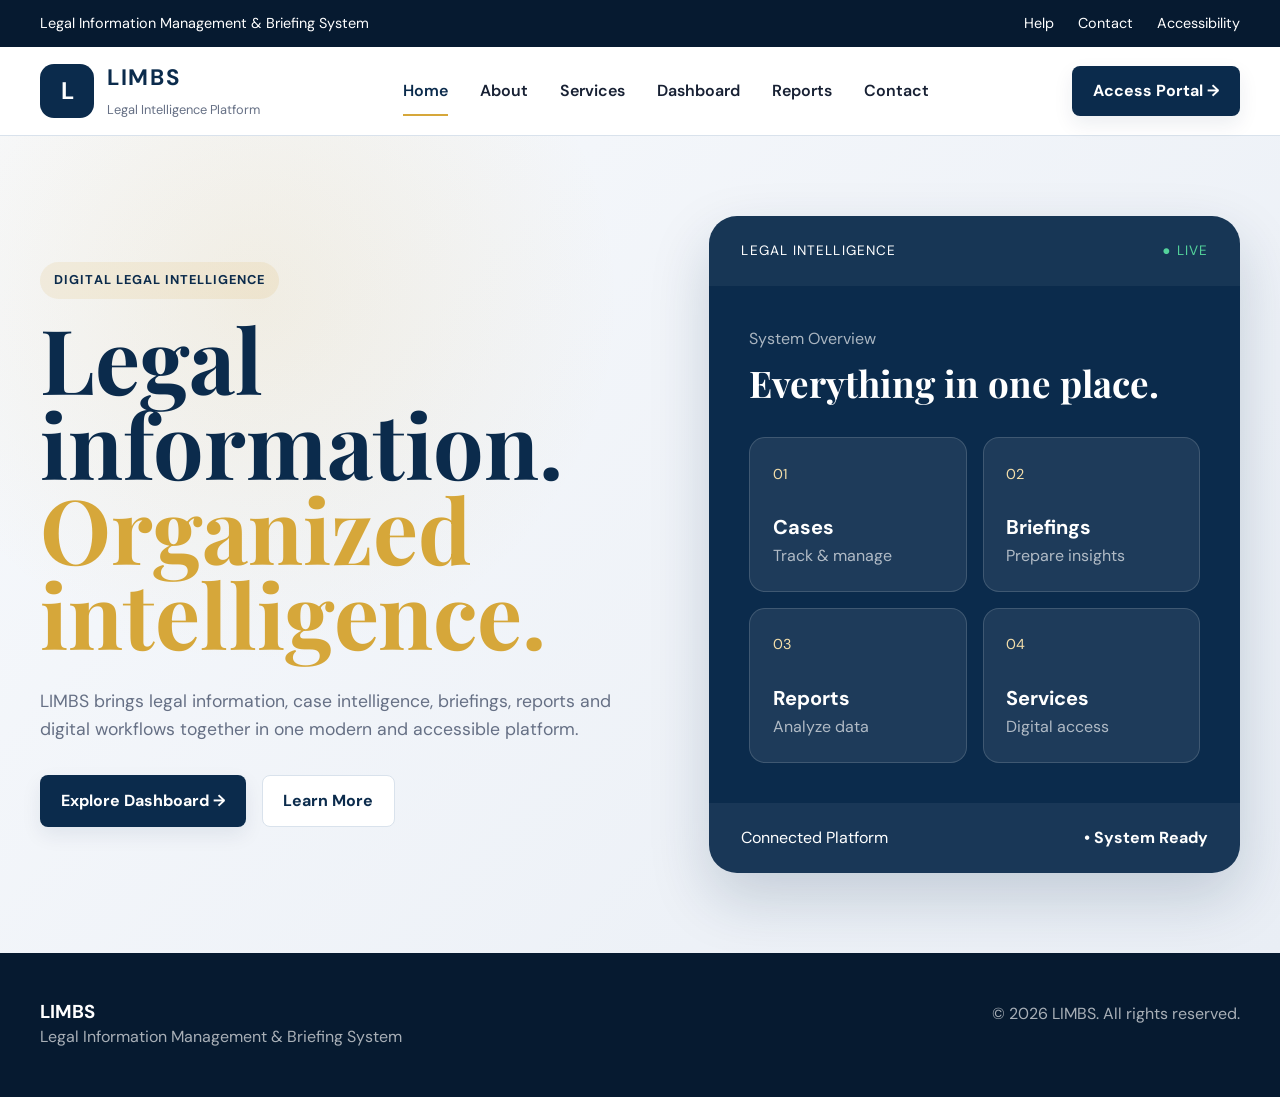
<file: index.html>
<!DOCTYPE html>
<html lang="en">

<head>
    <meta charset="UTF-8">
    <meta name="viewport" content="width=device-width, initial-scale=1.0">

    <title>LIMBS | Legal Information Management & Briefing System</title>

    <link rel="stylesheet" href="/css/reset.css">
    <link rel="stylesheet" href="/css/variables.css">
    <link rel="stylesheet" href="/css/main.css">
    <link rel="stylesheet" href="/css/layout.css">
    <link rel="stylesheet" href="/css/components.css">
    <link rel="stylesheet" href="/css/responsive.css">
</head>

<body>

    <!-- TOP BAR -->
    <div class="topbar">
        <div class="container topbar-content">
            <span>Legal Information Management & Briefing System</span>

            <div class="topbar-links">
                <a href="/pages/contact.html">Help</a>
                <a href="/pages/contact.html">Contact</a>
                <a href="/pages/about.html">Accessibility</a>
            </div>
        </div>
    </div>


    <!-- HEADER -->
    <header class="site-header">
        <div class="container navbar">

            <a href="/index.html" class="logo">
                <div class="logo-icon">L</div>

                <div class="logo-text">
                    <strong>LIMBS</strong>
                    <span>Legal Intelligence Platform</span>
                </div>
            </a>

            <nav class="nav-links">
                <a class="active" href="/index.html">Home</a>
                <a href="/pages/about.html">About</a>
                <a href="/pages/services.html">Services</a>
                <a href="/pages/dashboard.html">Dashboard</a>
                <a href="/pages/reports.html">Reports</a>
                <a href="/pages/contact.html">Contact</a>
            </nav>

            <a href="/pages/dashboard.html" class="btn btn--primary">
                Access Portal →
            </a>

        </div>
    </header>


    <!-- HERO -->
    <main>
        <section class="hero">

            <div class="container hero-grid">

                <div class="hero-content">

                    <span class="section-label">
                        Digital Legal Intelligence
                    </span>

                    <h1 class="hero-title">
                        Legal
                        <br>
                        information.
                        <span>Organized intelligence.</span>
                    </h1>

                    <p class="hero-description">
                        LIMBS brings legal information, case intelligence,
                        briefings, reports and digital workflows together
                        in one modern and accessible platform.
                    </p>

                    <div class="hero-actions">
                        <a href="/pages/dashboard.html"
                           class="btn btn--primary">
                            Explore Dashboard →
                        </a>

                        <a href="/pages/about.html"
                           class="btn btn--secondary">
                            Learn More
                        </a>
                    </div>

                </div>


                <!-- RIGHT PANEL -->
                <div class="intelligence-panel">

                    <div class="panel-header">
                        <span>LEGAL INTELLIGENCE</span>
                        <span class="live-status">● LIVE</span>
                    </div>

                    <div class="panel-body">

                        <p class="panel-subtitle">
                            System Overview
                        </p>

                        <h2 class="panel-title">
                            Everything in one place.
                        </h2>

                        <div class="panel-grid">

                            <div class="panel-card">
                                <span class="panel-number">01</span>
                                <h3>Cases</h3>
                                <p>Track & manage</p>
                            </div>

                            <div class="panel-card">
                                <span class="panel-number">02</span>
                                <h3>Briefings</h3>
                                <p>Prepare insights</p>
                            </div>

                            <div class="panel-card">
                                <span class="panel-number">03</span>
                                <h3>Reports</h3>
                                <p>Analyze data</p>
                            </div>

                            <div class="panel-card">
                                <span class="panel-number">04</span>
                                <h3>Services</h3>
                                <p>Digital access</p>
                            </div>

                        </div>

                    </div>

                    <div class="panel-footer">
                        <span>Connected Platform</span>
                        <strong>• System Ready</strong>
                    </div>

                </div>

            </div>

        </section>
    </main>


    <!-- FOOTER -->
    <footer class="site-footer">

        <div class="container footer-content">
            <div>
                <h3>LIMBS</h3>
                <p>Legal Information Management & Briefing System</p>
            </div>

            <p>© 2026 LIMBS. All rights reserved.</p>
        </div>

    </footer>

</body>
</html>
</file>
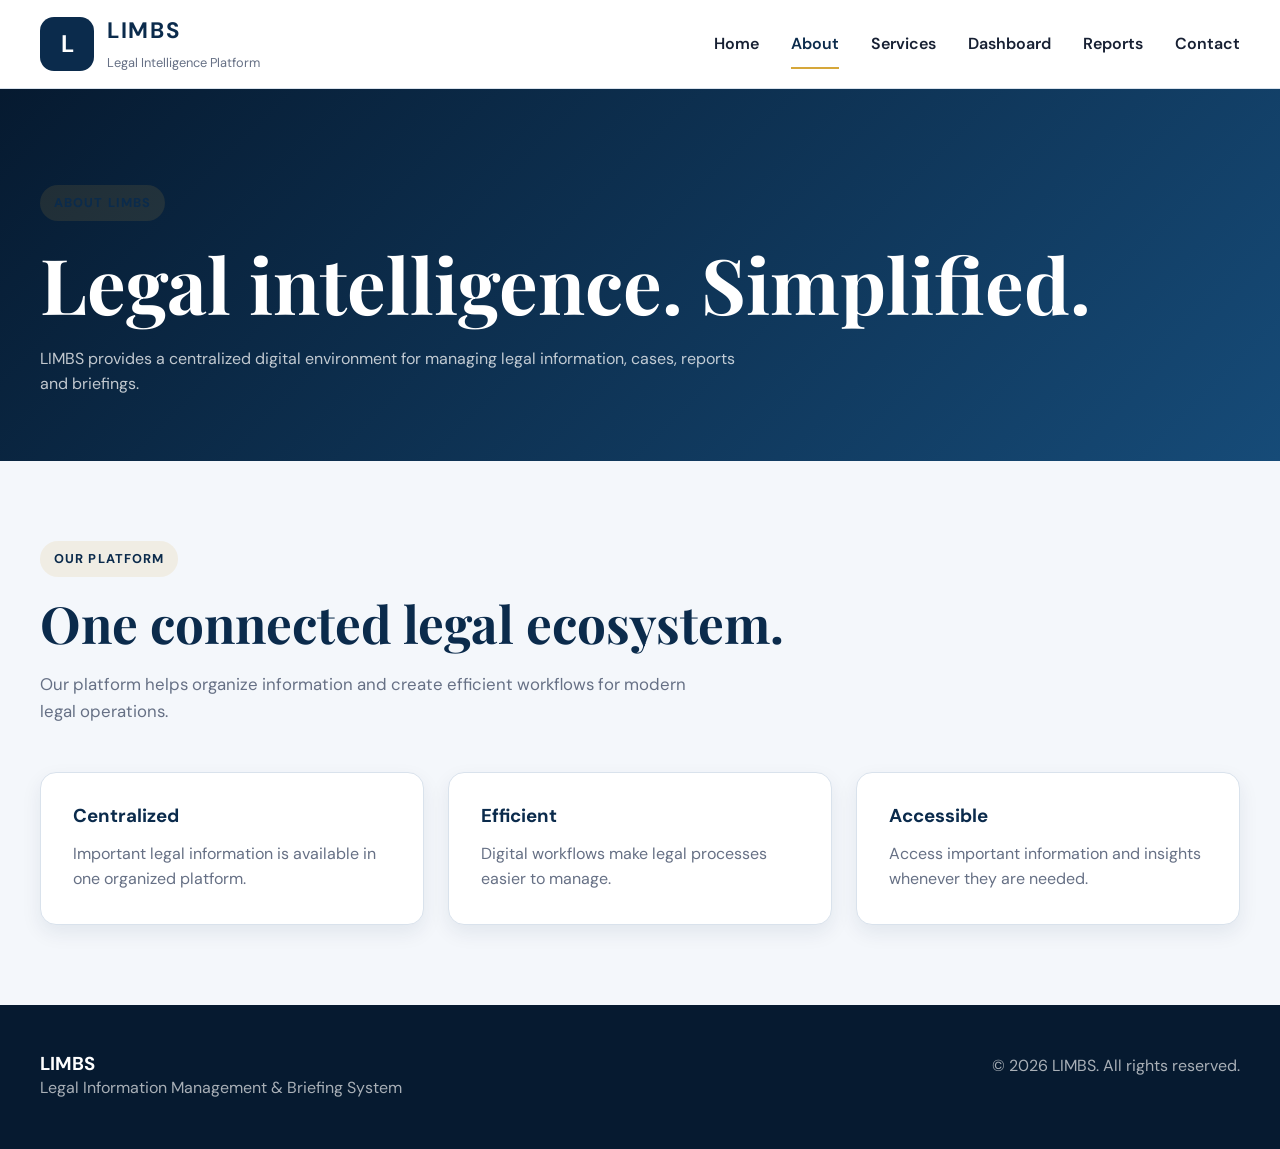
<file: pages/about.html>
<!DOCTYPE html>
<html lang="en">

<head>
    <meta charset="UTF-8">
    <meta name="viewport" content="width=device-width, initial-scale=1.0">

    <title>About LIMBS</title>

    <link rel="stylesheet" href="/css/reset.css">
    <link rel="stylesheet" href="/css/variables.css">
    <link rel="stylesheet" href="/css/main.css">
    <link rel="stylesheet" href="/css/layout.css">
    <link rel="stylesheet" href="/css/components.css">
    <link rel="stylesheet" href="/css/responsive.css">
</head>

<body>

    <header class="site-header">
        <div class="container navbar">

            <a href="/index.html" class="logo">
                <div class="logo-icon">L</div>

                <div class="logo-text">
                    <strong>LIMBS</strong>
                    <span>Legal Intelligence Platform</span>
                </div>
            </a>

            <nav class="nav-links">
                <a href="/index.html">Home</a>
                <a class="active" href="/pages/about.html">About</a>
                <a href="/pages/services.html">Services</a>
                <a href="/pages/dashboard.html">Dashboard</a>
                <a href="/pages/reports.html">Reports</a>
                <a href="/pages/contact.html">Contact</a>
            </nav>

        </div>
    </header>

    <main>

        <section class="page-hero">
            <div class="container">
                <span class="section-label">About LIMBS</span>

                <h1>Legal intelligence. Simplified.</h1>

                <p>
                    LIMBS provides a centralized digital environment for
                    managing legal information, cases, reports and briefings.
                </p>
            </div>
        </section>

        <section class="page-section">
            <div class="container">

                <span class="section-label">Our Platform</span>

                <h2 class="section-title">
                    One connected legal ecosystem.
                </h2>

                <p class="section-description">
                    Our platform helps organize information and create
                    efficient workflows for modern legal operations.
                </p>

                <div class="cards-grid" style="margin-top: 3rem;">

                    <div class="content-card">
                        <h3>Centralized</h3>
                        <p>
                            Important legal information is available
                            in one organized platform.
                        </p>
                    </div>

                    <div class="content-card">
                        <h3>Efficient</h3>
                        <p>
                            Digital workflows make legal processes
                            easier to manage.
                        </p>
                    </div>

                    <div class="content-card">
                        <h3>Accessible</h3>
                        <p>
                            Access important information and insights
                            whenever they are needed.
                        </p>
                    </div>

                </div>

            </div>
        </section>

    </main>

    <footer class="site-footer">
        <div class="container footer-content">
            <div>
                <h3>LIMBS</h3>
                <p>Legal Information Management & Briefing System</p>
            </div>

            <p>© 2026 LIMBS. All rights reserved.</p>
        </div>
    </footer>

</body>
</html>
</file>
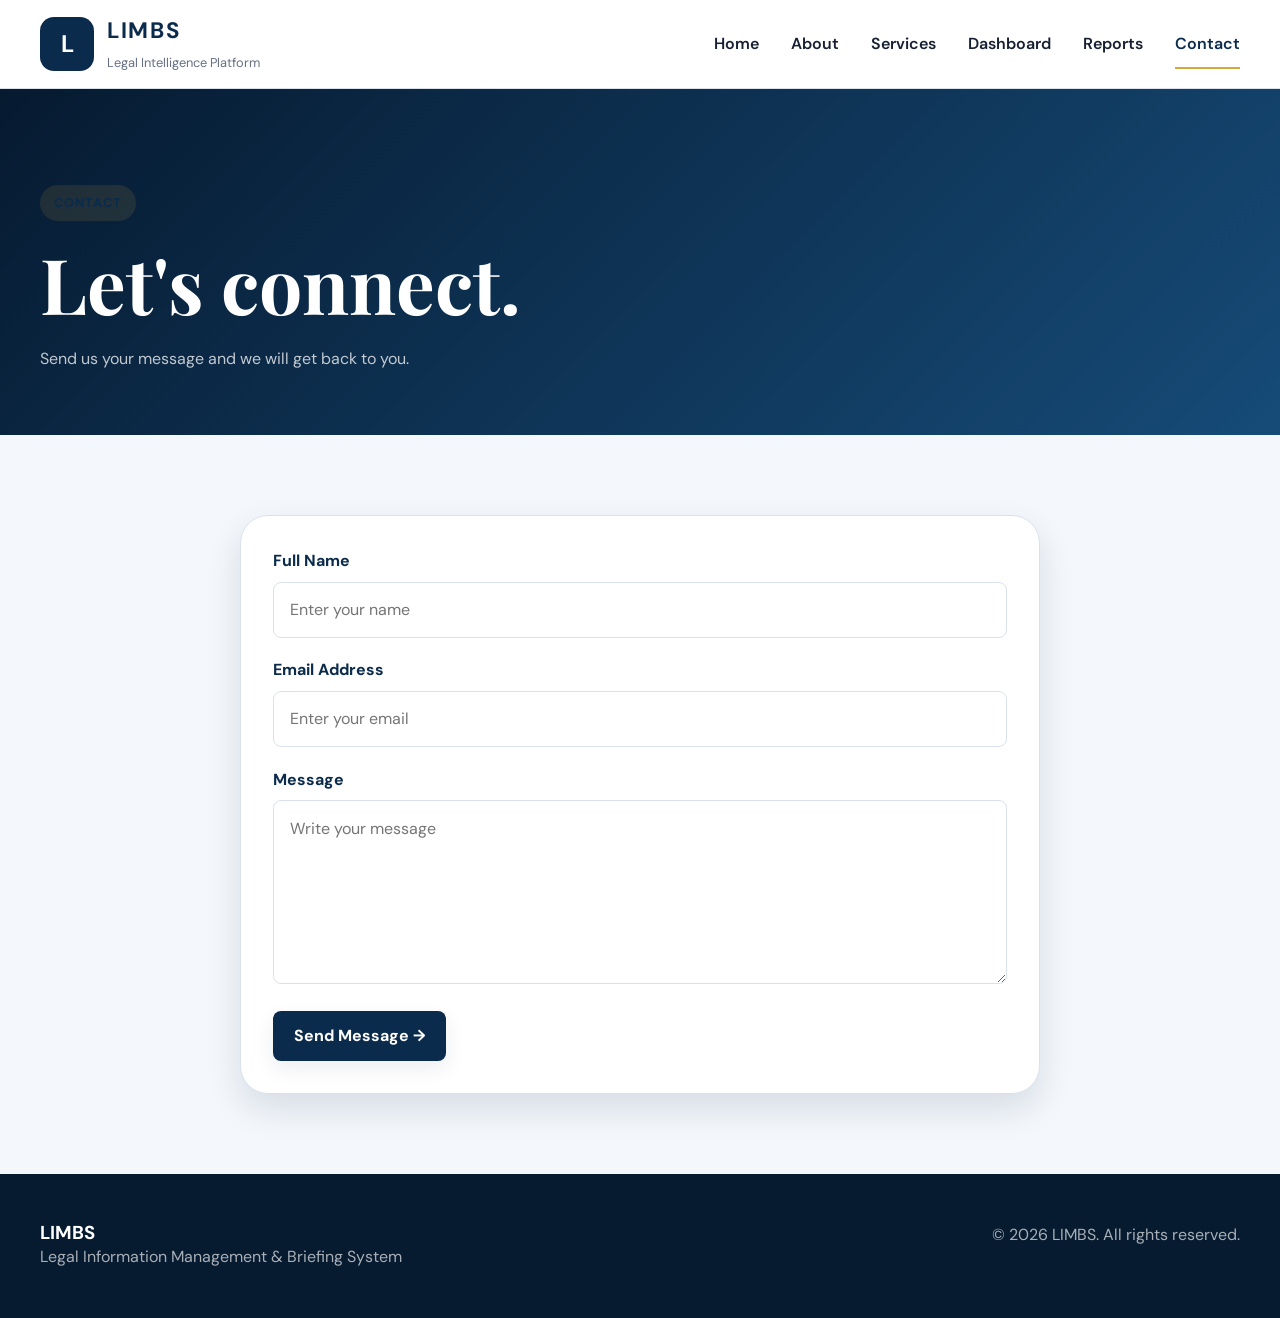
<file: pages/contact.html>
<!DOCTYPE html>
<html lang="en">

<head>
    <meta charset="UTF-8">
    <meta name="viewport" content="width=device-width, initial-scale=1.0">

    <title>Contact | LIMBS</title>

    <link rel="stylesheet" href="/css/reset.css">
    <link rel="stylesheet" href="/css/variables.css">
    <link rel="stylesheet" href="/css/main.css">
    <link rel="stylesheet" href="/css/layout.css">
    <link rel="stylesheet" href="/css/components.css">
    <link rel="stylesheet" href="/css/responsive.css">
</head>

<body>

    <header class="site-header">
        <div class="container navbar">

            <a href="/index.html" class="logo">
                <div class="logo-icon">L</div>

                <div class="logo-text">
                    <strong>LIMBS</strong>
                    <span>Legal Intelligence Platform</span>
                </div>
            </a>

            <nav class="nav-links">
                <a href="/index.html">Home</a>
                <a href="/pages/about.html">About</a>
                <a href="/pages/services.html">Services</a>
                <a href="/pages/dashboard.html">Dashboard</a>
                <a href="/pages/reports.html">Reports</a>
                <a class="active" href="/pages/contact.html">Contact</a>
            </nav>

        </div>
    </header>

    <main>

        <section class="page-hero">
            <div class="container">
                <span class="section-label">Contact</span>

                <h1>Let's connect.</h1>

                <p>
                    Send us your message and we will get back to you.
                </p>
            </div>
        </section>

        <section class="page-section">
            <div class="container">

                <form class="form-card">

                    <div class="form-group">
                        <label for="name">Full Name</label>
                        <input
                            type="text"
                            id="name"
                            placeholder="Enter your name"
                        >
                    </div>

                    <div class="form-group">
                        <label for="email">Email Address</label>
                        <input
                            type="email"
                            id="email"
                            placeholder="Enter your email"
                        >
                    </div>

                    <div class="form-group">
                        <label for="message">Message</label>
                        <textarea
                            id="message"
                            rows="6"
                            placeholder="Write your message"
                        ></textarea>
                    </div>

                    <button type="submit" class="btn btn--primary">
                        Send Message →
                    </button>

                </form>

            </div>
        </section>

    </main>

    <footer class="site-footer">
        <div class="container footer-content">
            <div>
                <h3>LIMBS</h3>
                <p>Legal Information Management & Briefing System</p>
            </div>

            <p>© 2026 LIMBS. All rights reserved.</p>
        </div>
    </footer>

</body>
</html>
</file>
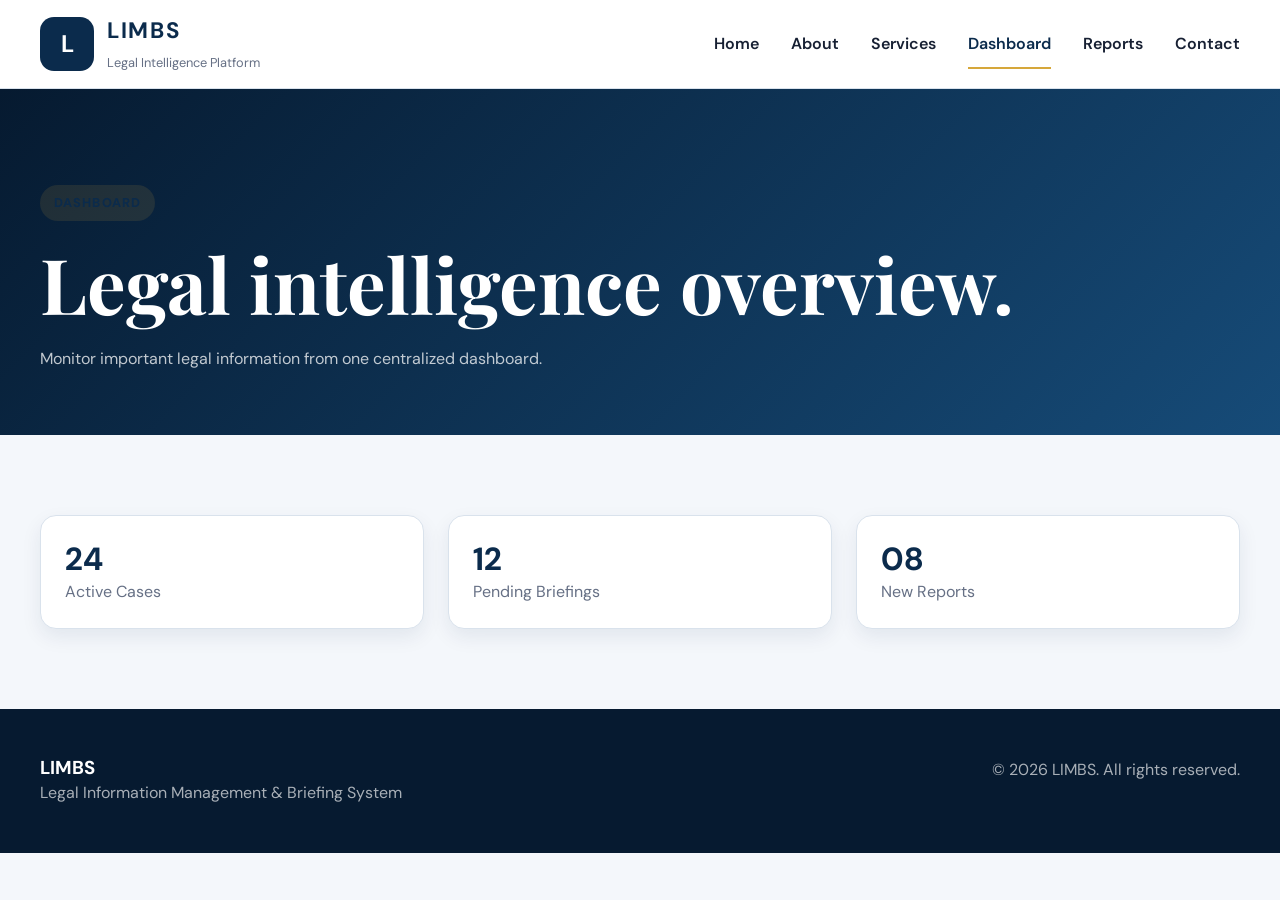
<file: pages/dashboard.html>
<!DOCTYPE html>
<html lang="en">

<head>
    <meta charset="UTF-8">
    <meta name="viewport" content="width=device-width, initial-scale=1.0">

    <title>Dashboard | LIMBS</title>

    <link rel="stylesheet" href="/css/reset.css">
    <link rel="stylesheet" href="/css/variables.css">
    <link rel="stylesheet" href="/css/main.css">
    <link rel="stylesheet" href="/css/layout.css">
    <link rel="stylesheet" href="/css/components.css">
    <link rel="stylesheet" href="/css/responsive.css">
</head>

<body>

    <header class="site-header">
        <div class="container navbar">

            <a href="/index.html" class="logo">
                <div class="logo-icon">L</div>

                <div class="logo-text">
                    <strong>LIMBS</strong>
                    <span>Legal Intelligence Platform</span>
                </div>
            </a>

            <nav class="nav-links">
                <a href="/index.html">Home</a>
                <a href="/pages/about.html">About</a>
                <a href="/pages/services.html">Services</a>
                <a class="active" href="/pages/dashboard.html">Dashboard</a>
                <a href="/pages/reports.html">Reports</a>
                <a href="/pages/contact.html">Contact</a>
            </nav>

        </div>
    </header>

    <main>

        <section class="page-hero">
            <div class="container">
                <span class="section-label">Dashboard</span>

                <h1>Legal intelligence overview.</h1>

                <p>
                    Monitor important legal information from one
                    centralized dashboard.
                </p>
            </div>
        </section>

        <section class="page-section">
            <div class="container">

                <div class="cards-grid">

                    <div class="stat-card">
                        <h3>24</h3>
                        <p>Active Cases</p>
                    </div>

                    <div class="stat-card">
                        <h3>12</h3>
                        <p>Pending Briefings</p>
                    </div>

                    <div class="stat-card">
                        <h3>08</h3>
                        <p>New Reports</p>
                    </div>

                </div>

            </div>
        </section>

    </main>

    <footer class="site-footer">
        <div class="container footer-content">
            <div>
                <h3>LIMBS</h3>
                <p>Legal Information Management & Briefing System</p>
            </div>

            <p>© 2026 LIMBS. All rights reserved.</p>
        </div>
    </footer>

</body>
</html>
</file>
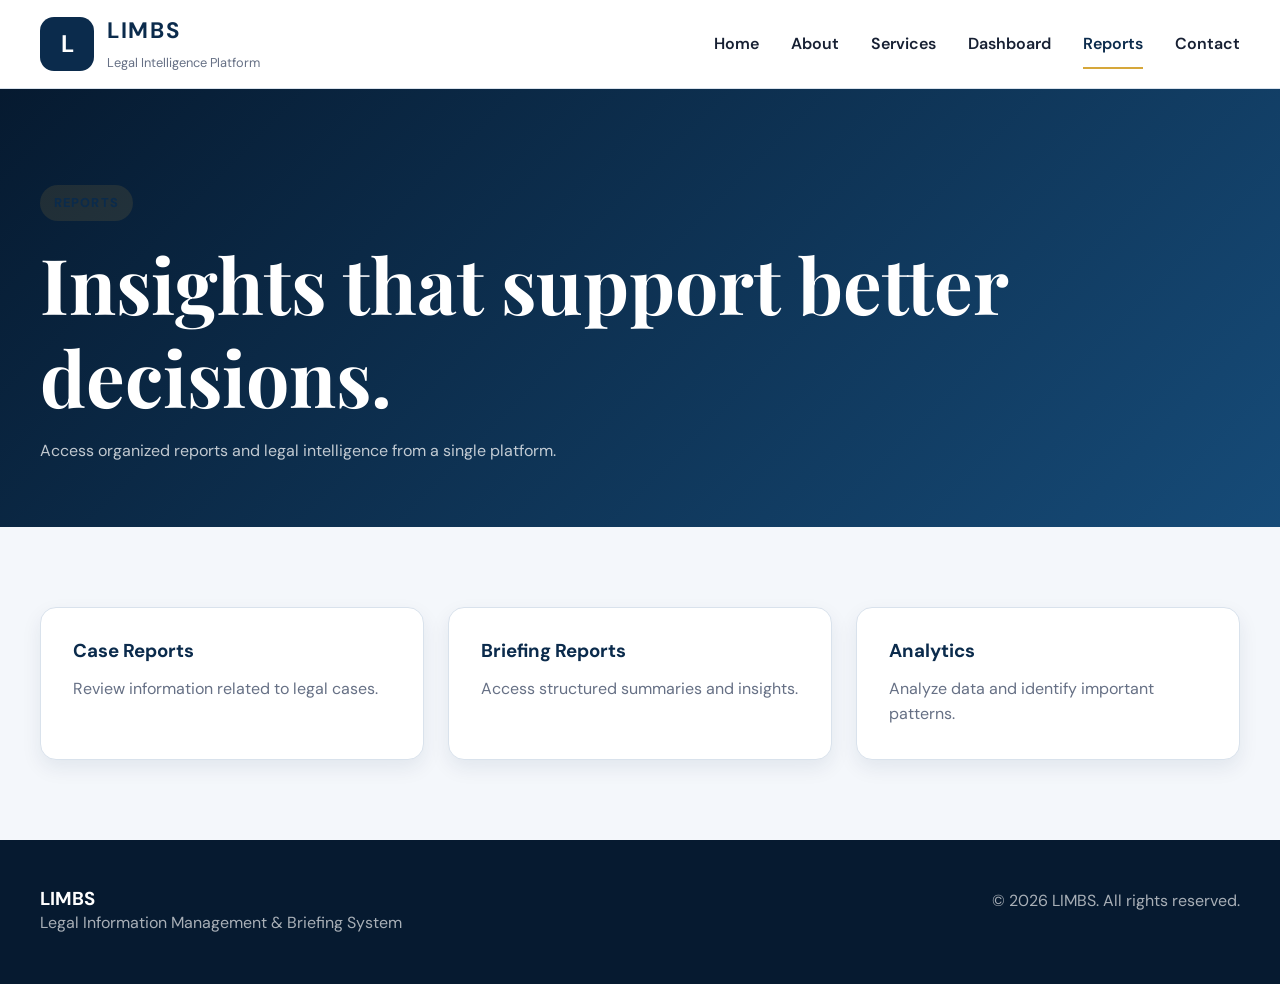
<file: pages/reports.html>
<!DOCTYPE html>
<html lang="en">

<head>
    <meta charset="UTF-8">
    <meta name="viewport" content="width=device-width, initial-scale=1.0">

    <title>Reports | LIMBS</title>

    <link rel="stylesheet" href="/css/reset.css">
    <link rel="stylesheet" href="/css/variables.css">
    <link rel="stylesheet" href="/css/main.css">
    <link rel="stylesheet" href="/css/layout.css">
    <link rel="stylesheet" href="/css/components.css">
    <link rel="stylesheet" href="/css/responsive.css">
</head>

<body>

    <header class="site-header">
        <div class="container navbar">

            <a href="/index.html" class="logo">
                <div class="logo-icon">L</div>

                <div class="logo-text">
                    <strong>LIMBS</strong>
                    <span>Legal Intelligence Platform</span>
                </div>
            </a>

            <nav class="nav-links">
                <a href="/index.html">Home</a>
                <a href="/pages/about.html">About</a>
                <a href="/pages/services.html">Services</a>
                <a href="/pages/dashboard.html">Dashboard</a>
                <a class="active" href="/pages/reports.html">Reports</a>
                <a href="/pages/contact.html">Contact</a>
            </nav>

        </div>
    </header>

    <main>

        <section class="page-hero">
            <div class="container">
                <span class="section-label">Reports</span>

                <h1>Insights that support better decisions.</h1>

                <p>
                    Access organized reports and legal intelligence
                    from a single platform.
                </p>
            </div>
        </section>

        <section class="page-section">
            <div class="container">

                <div class="cards-grid">

                    <div class="content-card">
                        <h3>Case Reports</h3>
                        <p>Review information related to legal cases.</p>
                    </div>

                    <div class="content-card">
                        <h3>Briefing Reports</h3>
                        <p>Access structured summaries and insights.</p>
                    </div>

                    <div class="content-card">
                        <h3>Analytics</h3>
                        <p>Analyze data and identify important patterns.</p>
                    </div>

                </div>

            </div>
        </section>

    </main>

    <footer class="site-footer">
        <div class="container footer-content">
            <div>
                <h3>LIMBS</h3>
                <p>Legal Information Management & Briefing System</p>
            </div>

            <p>© 2026 LIMBS. All rights reserved.</p>
        </div>
    </footer>

</body>
</html>
</file>
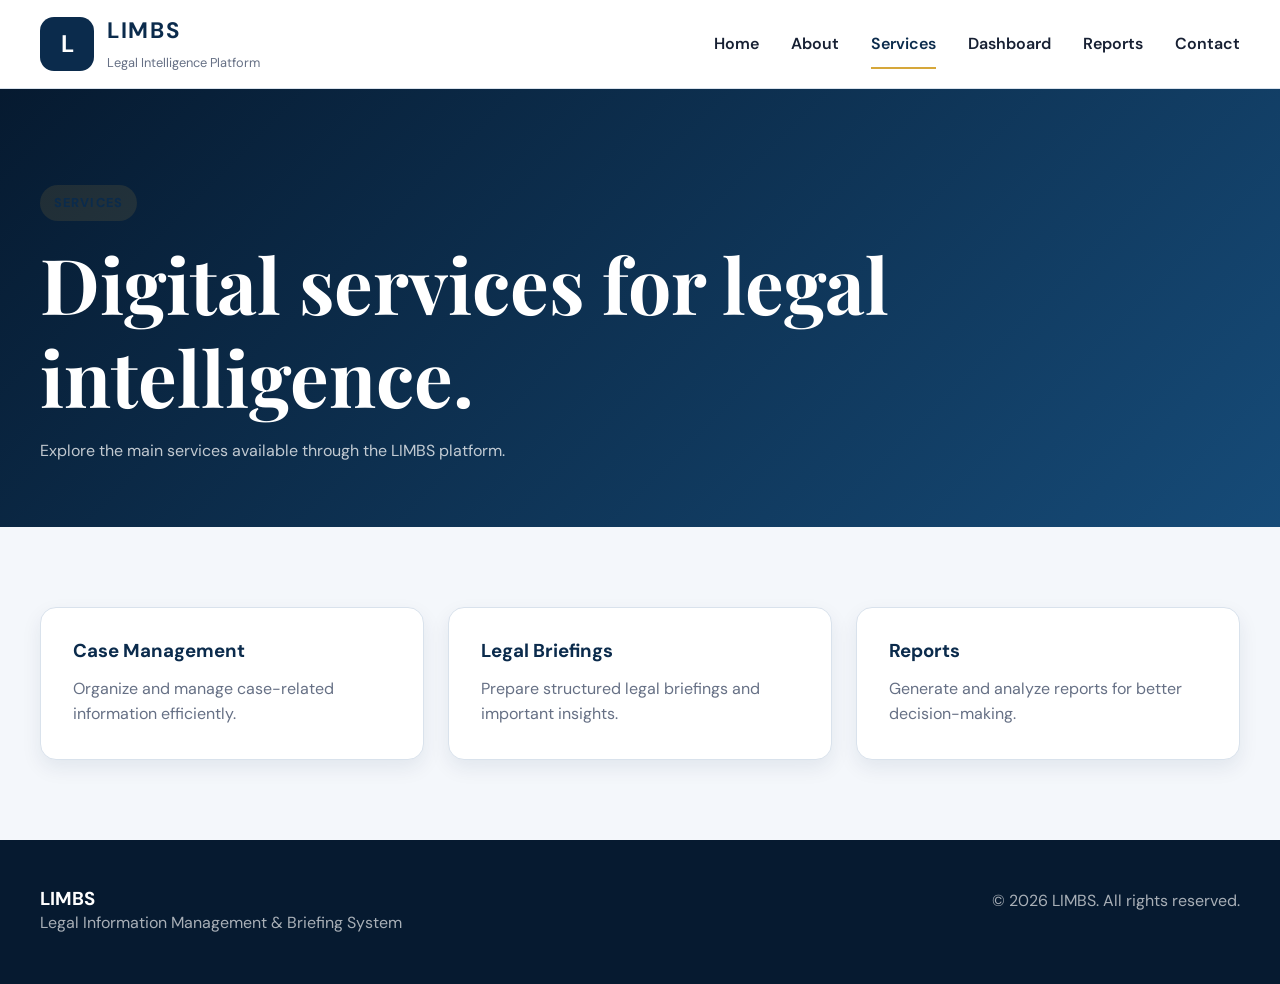
<file: pages/services.html>
<!DOCTYPE html>
<html lang="en">

<head>
    <meta charset="UTF-8">
    <meta name="viewport" content="width=device-width, initial-scale=1.0">

    <title>Services | LIMBS</title>

    <link rel="stylesheet" href="/css/reset.css">
    <link rel="stylesheet" href="/css/variables.css">
    <link rel="stylesheet" href="/css/main.css">
    <link rel="stylesheet" href="/css/layout.css">
    <link rel="stylesheet" href="/css/components.css">
    <link rel="stylesheet" href="/css/responsive.css">
</head>

<body>

    <header class="site-header">
        <div class="container navbar">

            <a href="/index.html" class="logo">
                <div class="logo-icon">L</div>

                <div class="logo-text">
                    <strong>LIMBS</strong>
                    <span>Legal Intelligence Platform</span>
                </div>
            </a>

            <nav class="nav-links">
                <a href="/index.html">Home</a>
                <a href="/pages/about.html">About</a>
                <a class="active" href="/pages/services.html">Services</a>
                <a href="/pages/dashboard.html">Dashboard</a>
                <a href="/pages/reports.html">Reports</a>
                <a href="/pages/contact.html">Contact</a>
            </nav>

        </div>
    </header>

    <main>

        <section class="page-hero">
            <div class="container">
                <span class="section-label">Services</span>

                <h1>Digital services for legal intelligence.</h1>

                <p>
                    Explore the main services available through
                    the LIMBS platform.
                </p>
            </div>
        </section>

        <section class="page-section">
            <div class="container">

                <div class="cards-grid">

                    <div class="content-card">
                        <h3>Case Management</h3>
                        <p>
                            Organize and manage case-related
                            information efficiently.
                        </p>
                    </div>

                    <div class="content-card">
                        <h3>Legal Briefings</h3>
                        <p>
                            Prepare structured legal briefings
                            and important insights.
                        </p>
                    </div>

                    <div class="content-card">
                        <h3>Reports</h3>
                        <p>
                            Generate and analyze reports for
                            better decision-making.
                        </p>
                    </div>

                </div>

            </div>
        </section>

    </main>

    <footer class="site-footer">
        <div class="container footer-content">
            <div>
                <h3>LIMBS</h3>
                <p>Legal Information Management & Briefing System</p>
            </div>

            <p>© 2026 LIMBS. All rights reserved.</p>
        </div>
    </footer>

</body>
</html>
</file>
<file: css/variables.css>
:root {
    --primary: #0b2b4c;
    --primary-dark: #061a30;
    --primary-light: #164b78;

    --accent: #d6a73a;
    --accent-light: #f5dfaa;

    --success: #54d39b;

    --white: #ffffff;
    --background: #f4f7fb;
    --surface: #ffffff;

    --text: #172033;
    --muted: #667085;
    --border: #d9e2ec;

    --container: 1200px;

    --radius-sm: 8px;
    --radius-md: 16px;
    --radius-lg: 28px;
    --radius-round: 999px;

    --shadow-sm: 0 8px 20px rgba(11, 43, 76, 0.08);
    --shadow-md: 0 15px 35px rgba(11, 43, 76, 0.12);
    --shadow-lg: 0 25px 60px rgba(11, 43, 76, 0.18);

    --transition: 0.3s ease;
}
</file>
<file: css/main.css>
@import url("https://fonts.googleapis.com/css2?family=DM+Sans:wght@400;500;600;700&family=Playfair+Display:wght@600;700&display=swap");

body {
    background: var(--background);
    color: var(--text);
    font-family: "DM Sans", Arial, sans-serif;
    line-height: 1.6;
}

h1,
h2,
h3,
h4 {
    line-height: 1.2;
}

.container {
    width: min(var(--container), calc(100% - 2rem));
    margin-inline: auto;
}

.section-label {
    display: inline-flex;
    align-items: center;
    margin-bottom: 1rem;
    padding: 0.5rem 0.9rem;
    background: rgba(214, 167, 58, 0.12);
    color: var(--primary);
    border-radius: var(--radius-round);
    font-size: 0.8rem;
    font-weight: 700;
    letter-spacing: 0.08em;
    text-transform: uppercase;
}

.section-title {
    color: var(--primary);
    font-family: "Playfair Display", serif;
    font-size: clamp(2rem, 4vw, 3.5rem);
}

.section-description {
    max-width: 650px;
    margin-top: 1rem;
    color: var(--muted);
    font-size: 1.05rem;
}

.btn {
    display: inline-flex;
    align-items: center;
    justify-content: center;
    gap: 0.5rem;
    min-height: 48px;
    padding: 0.75rem 1.3rem;
    border-radius: var(--radius-sm);
    font-weight: 700;
    transition: var(--transition);
}

.btn:hover {
    transform: translateY(-3px);
}

.btn--primary {
    background: var(--primary);
    color: var(--white);
    box-shadow: var(--shadow-sm);
}

.btn--primary:hover {
    background: var(--primary-light);
    box-shadow: var(--shadow-md);
}

.btn--secondary {
    background: var(--white);
    color: var(--primary);
    border: 1px solid var(--border);
}

.btn--secondary:hover {
    box-shadow: var(--shadow-sm);
}
</file>
<file: css/layout.css>
/* TOP BAR */

.topbar {
    background: var(--primary-dark);
    color: var(--white);
    padding: 0.75rem 0;
}

.topbar-content {
    display: flex;
    justify-content: space-between;
    align-items: center;
    font-size: 0.9rem;
}

.topbar-links {
    display: flex;
    gap: 1.5rem;
}


/* HEADER */

.site-header {
    background: rgba(255, 255, 255, 0.96);
    border-bottom: 1px solid var(--border);
    position: sticky;
    top: 0;
    z-index: 100;
}

.navbar {
    min-height: 88px;
    display: flex;
    align-items: center;
    justify-content: space-between;
    gap: 2rem;
}


/* LOGO */

.logo {
    display: flex;
    align-items: center;
    gap: 0.8rem;
}

.logo-icon {
    width: 54px;
    height: 54px;
    display: grid;
    place-items: center;
    border-radius: 14px;
    background: var(--primary);
    color: var(--white);
    font-size: 1.5rem;
    font-weight: 700;
}

.logo-text strong {
    display: block;
    color: var(--primary);
    font-size: 1.4rem;
    letter-spacing: 0.08em;
}

.logo-text span {
    color: var(--muted);
    font-size: 0.8rem;
}


/* NAVIGATION */

.nav-links {
    display: flex;
    align-items: center;
    gap: 2rem;
}

.nav-links a {
    color: var(--text);
    font-weight: 600;
    transition: var(--transition);
}

.nav-links a:hover,
.nav-links a.active {
    color: var(--primary);
}

.nav-links a.active {
    position: relative;
}

.nav-links a.active::after {
    content: "";
    position: absolute;
    left: 0;
    right: 0;
    bottom: -0.75rem;
    height: 2px;
    background: var(--accent);
}


/* HERO */

.hero {
    min-height: calc(100vh - 140px);
    padding: 5rem 0;
    background:
        radial-gradient(
            circle at 20% 20%,
            rgba(214, 167, 58, 0.12),
            transparent 30%
        ),
        linear-gradient(135deg, #f7f9fc 0%, #e9eef5 100%);
}

.hero-grid {
    display: grid;
    grid-template-columns: 1fr 0.9fr;
    align-items: center;
    gap: 5rem;
}

.hero-title {
    color: var(--primary);
    font-family: "Playfair Display", serif;
    font-size: clamp(4rem, 7vw, 6.5rem);
    line-height: 0.95;
}

.hero-title span {
    display: block;
    color: var(--accent);
}

.hero-description {
    max-width: 650px;
    margin-top: 2rem;
    color: var(--muted);
    font-size: 1.1rem;
}

.hero-actions {
    display: flex;
    flex-wrap: wrap;
    gap: 1rem;
    margin-top: 2rem;
}


/* INTELLIGENCE PANEL */

.intelligence-panel {
    overflow: hidden;
    border-radius: var(--radius-lg);
    background: var(--primary);
    color: var(--white);
    box-shadow: var(--shadow-lg);
}

.panel-header {
    display: flex;
    justify-content: space-between;
    padding: 1.5rem 2rem;
    background: rgba(255, 255, 255, 0.05);
    letter-spacing: 0.08em;
    font-size: 0.85rem;
}

.live-status {
    color: var(--success);
}

.panel-body {
    padding: 2.5rem;
}

.panel-subtitle {
    color: rgba(255, 255, 255, 0.65);
}

.panel-title {
    margin-top: 0.6rem;
    font-family: "Playfair Display", serif;
    font-size: 2.3rem;
}

.panel-grid {
    display: grid;
    grid-template-columns: repeat(2, 1fr);
    gap: 1rem;
    margin-top: 2rem;
}

.panel-card {
    min-height: 145px;
    padding: 1.4rem;
    border: 1px solid rgba(255, 255, 255, 0.15);
    border-radius: var(--radius-md);
    background: rgba(255, 255, 255, 0.08);
}

.panel-number {
    color: var(--accent-light);
    font-size: 0.9rem;
}

.panel-card h3 {
    margin-top: 1.8rem;
    font-size: 1.25rem;
}

.panel-card p {
    margin-top: 0.25rem;
    color: rgba(255, 255, 255, 0.65);
}

.panel-footer {
    display: flex;
    justify-content: space-between;
    padding: 1.4rem 2rem;
    background: rgba(255, 255, 255, 0.06);
}


/* PAGE HERO */

.page-hero {
    padding: 6rem 0 4rem;
    background:
        linear-gradient(
            135deg,
            var(--primary-dark),
            var(--primary-light)
        );
    color: var(--white);
}

.page-hero h1 {
    font-family: "Playfair Display", serif;
    font-size: clamp(3rem, 6vw, 5rem);
}

.page-hero p {
    max-width: 700px;
    margin-top: 1rem;
    color: rgba(255, 255, 255, 0.75);
}


/* CONTENT SECTIONS */

.page-section {
    padding: 5rem 0;
}

.cards-grid {
    display: grid;
    grid-template-columns: repeat(3, 1fr);
    gap: 1.5rem;
}

.content-card {
    padding: 2rem;
    background: var(--surface);
    border: 1px solid var(--border);
    border-radius: var(--radius-md);
    box-shadow: var(--shadow-sm);
    transition: var(--transition);
}

.content-card:hover {
    transform: translateY(-6px);
    box-shadow: var(--shadow-md);
}

.content-card h3 {
    color: var(--primary);
    margin-bottom: 0.8rem;
}

.content-card p {
    color: var(--muted);
}


/* FOOTER */

.site-footer {
    padding: 3rem 0;
    background: var(--primary-dark);
    color: var(--white);
}

.footer-content {
    display: flex;
    justify-content: space-between;
    gap: 2rem;
}

.footer-content p {
    color: rgba(255, 255, 255, 0.65);
}
</file>
<file: css/components.css>
.stat-card {
    padding: 1.5rem;
    background: var(--white);
    border: 1px solid var(--border);
    border-radius: var(--radius-md);
    box-shadow: var(--shadow-sm);
}

.stat-card h3 {
    color: var(--primary);
    font-size: 2rem;
}

.stat-card p {
    color: var(--muted);
}

.form-card {
    max-width: 800px;
    margin: auto;
    padding: 2rem;
    background: var(--white);
    border: 1px solid var(--border);
    border-radius: var(--radius-lg);
    box-shadow: var(--shadow-md);
}

.form-group {
    margin-bottom: 1.2rem;
}

.form-group label {
    display: block;
    margin-bottom: 0.5rem;
    color: var(--primary);
    font-weight: 700;
}

.form-group input,
.form-group textarea {
    width: 100%;
    padding: 0.9rem 1rem;
    border: 1px solid var(--border);
    border-radius: var(--radius-sm);
    outline: none;
}

.form-group input:focus,
.form-group textarea:focus {
    border-color: var(--primary-light);
}
</file>
<file: css/responsive.css>
@media (max-width: 900px) {
    .hero-grid {
        grid-template-columns: 1fr;
        gap: 3rem;
    }

    .cards-grid {
        grid-template-columns: repeat(2, 1fr);
    }

    .nav-links {
        gap: 1rem;
    }
}

@media (max-width: 700px) {
    .topbar-links {
        display: none;
    }

    .navbar {
        flex-wrap: wrap;
        padding: 1rem 0;
    }

    .nav-links {
        order: 3;
        width: 100%;
        overflow-x: auto;
        padding-bottom: 0.5rem;
    }

    .nav-links a {
        white-space: nowrap;
    }

    .navbar > .btn {
        display: none;
    }

    .hero {
        padding: 3rem 0;
    }

    .hero-title {
        font-size: clamp(3.5rem, 15vw, 5rem);
    }

    .panel-grid,
    .cards-grid {
        grid-template-columns: 1fr;
    }

    .footer-content {
        flex-direction: column;
    }
}
</file>
